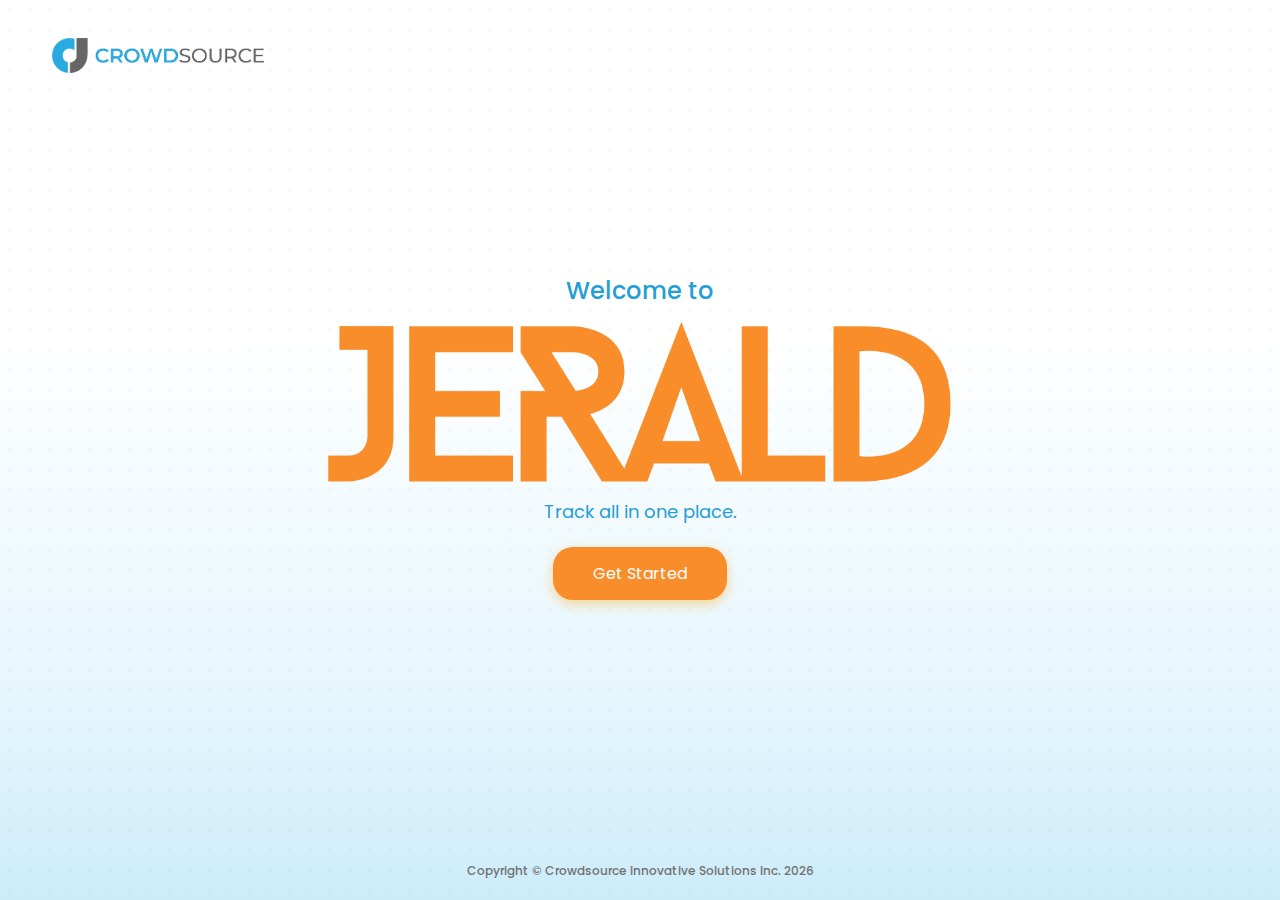
<file: index.html>
<!doctype html>
<html lang="en">
  <head>
    <meta charset="utf-8" />
    <meta name="viewport" content="width=device-width,initial-scale=1" />
    <title>Jerald</title>
    <link rel="icon" type="image/x-icon" href="assests/images/favicon.ico" />
    <link rel="icon" type="image/png" sizes="32x32" href="assests/images/favicon-32x32.png" />
    <link rel="stylesheet" href="css/styles.css">
  </head>
  <body>
    <div class="stage">
      <header class="topbar" role="banner">
        <nav class="nav" role="navigation" aria-label="Main">
          <a class="logo" href="#" aria-label="CrowdSource home">
            <img class="logo-full" src="assests/images/CISLogo.png" alt="CrowdSource Innovative Solutions">
            <img class="logo-responsive" src="assests/images/logo_responsive.png" alt="CrowdSource Innovative Solutions">
          </a>
        </nav>
      </header>
    </div>

    <div class="stage2">
      <main class="hero" role="main">
        <p class="welcome">Welcome to</p>
        <img src="assests/images/Jerald.png" alt="JERALD" width="500" height="100">
        <p class="tagline">Track all in one place.</p>
        <div class="actions">
          <a class="cta" href="dashboard/n8n.html" id="getStartedBtn">Get Started</a>
        </div>
      </main>
    </div>

      <footer class="foot" role="contentinfo">Copyright © Crowdsource Innovative Solutions Inc. 2026</footer>
    </div>
  </body>
</html>
</file>
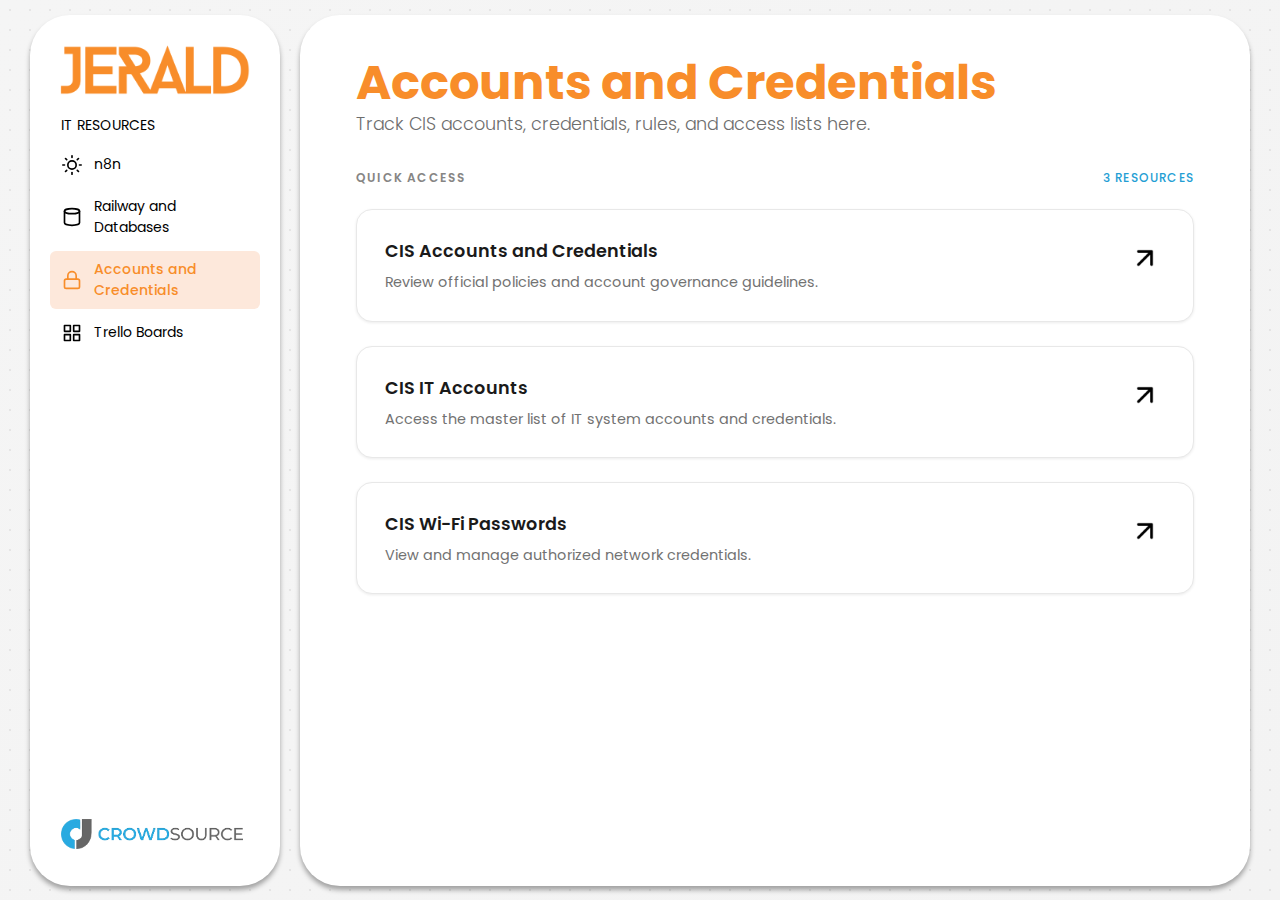
<file: dashboard/accounts-and-credentials.html>
<!doctype html>
<html lang="en">
  <head>
    <meta charset="utf-8" />
    <meta name="viewport" content="width=device-width, initial-scale=1" />
  <title>Jerald - Webfolio</title>
  <link rel="icon" type="image/x-icon" href="../assests/images/favicon.ico" />
  <link rel="icon" type="image/png" sizes="32x32" href="../assests/images/favicon-32x32.png" />
  <link rel="stylesheet" href="../css/styles.css" />
  </head>


  <body>
    <div class="app">
      <aside class="sidebar">
        <div class="brand"><img src="../assests/images/Jerald.png" alt="JERALD" /></div>
        <div class="nav-title">IT RESOURCES</div>

        <nav class="nav" aria-label="Primary"></nav>

        <div class="crowd"><img src="../assests/images/CISLogo.png" alt="CROWDSOURCE" /></div>
      </aside>

      <main class="main">
        <div class="mobile-header">
          <button class="hamburger" id="hamburgerBtn" aria-label="Toggle sidebar navigation" aria-expanded="false">
            <span></span>
            <span></span>
            <span></span>
          </button>
          <div class="mobile-logo"><img src="../assests/images/CISLogo.png" alt="CROWDSOURCE" /></div>
        </div>
        <header class="page-header">
          <h1>Accounts and Credentials</h1>
          <p class="lead">Track CIS accounts, credentials, rules, and access lists here.</p>
        </header>

        <section class="cards" aria-label="accounts links"></section>
      </main>
    </div>
    <script type="module" src="../js/main.js"></script>
  </body>
</html>
</file>
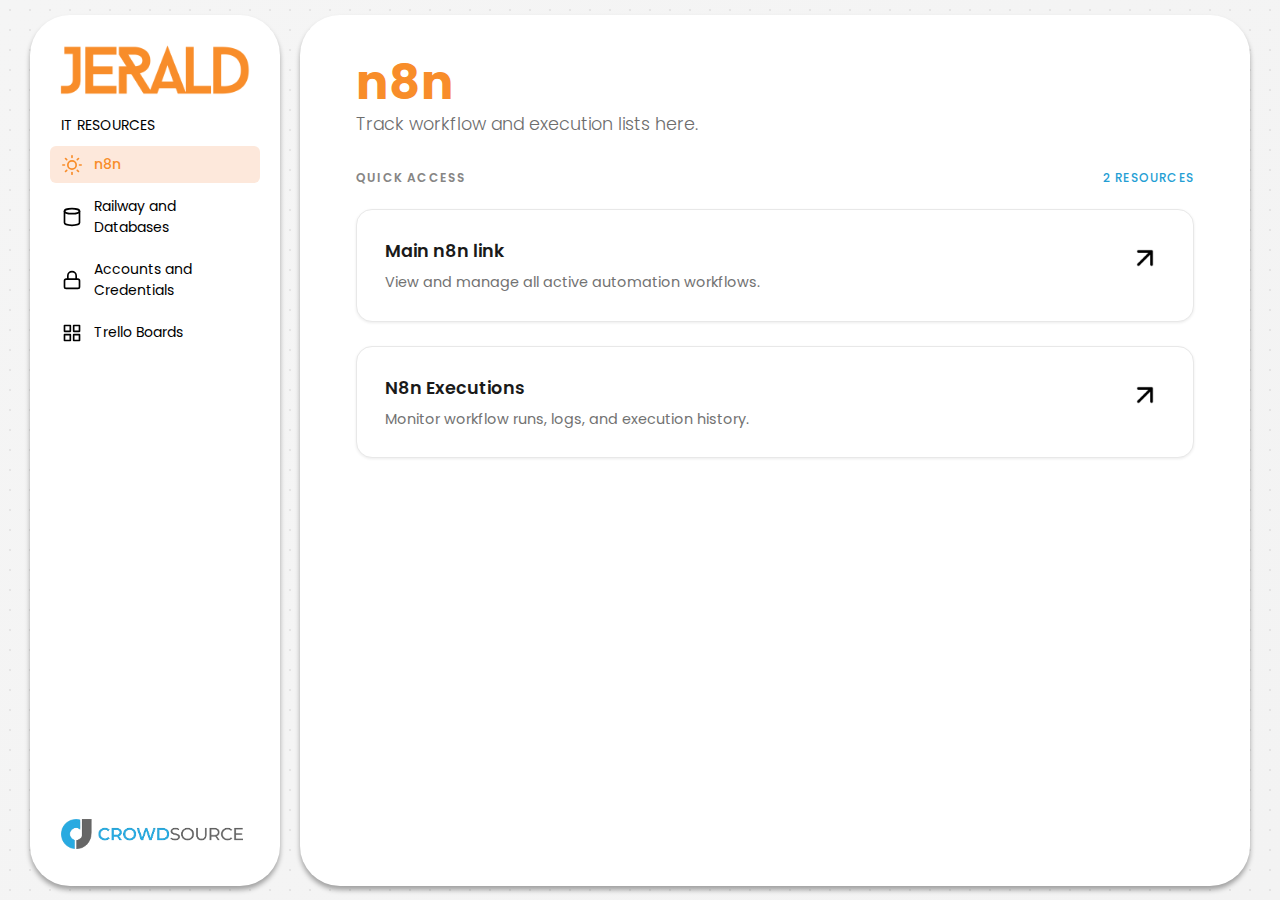
<file: dashboard/n8n.html>
<!doctype html>
<html lang="en">
  <head>
    <meta charset="utf-8" />
    <meta name="viewport" content="width=device-width, initial-scale=1" />
  <title>Jerald - Webfolio</title>
  <link rel="icon" type="image/x-icon" href="../assests/images/favicon.ico" />
  <link rel="icon" type="image/png" sizes="32x32" href="../assests/images/favicon-32x32.png" />
  <link rel="stylesheet" href="../css/styles.css" />
  </head>


  <body>
    <div class="app">
      <aside class="sidebar">
        <div class="brand"><img src="../assests/images/Jerald.png" alt="JERALD" /></div>
        <div class="nav-title">IT RESOURCES</div>

        <nav class="nav" aria-label="Primary"></nav>

        <div class="crowd"><img src="../assests/images/CISLogo.png" alt="CROWDSOURCE" /></div>
      </aside>

      <main class="main">
        <div class="mobile-header">
          <button class="hamburger" id="hamburgerBtn" aria-label="Toggle sidebar navigation" aria-expanded="false">
            <span></span>
            <span></span>
            <span></span>
          </button>
          <div class="mobile-logo"><img src="../assests/images/CISLogo.png" alt="CROWDSOURCE" /></div>
        </div>
        <header class="page-header">
          <h1>n8n</h1>
          <p class="lead">Track workflow and execution lists here.</p>
        </header>

        <section class="cards" aria-label="n8n links"></section>
      </main>
    </div>
    <script type="module" src="../js/main.js"></script>
  </body>
</html>
</file>
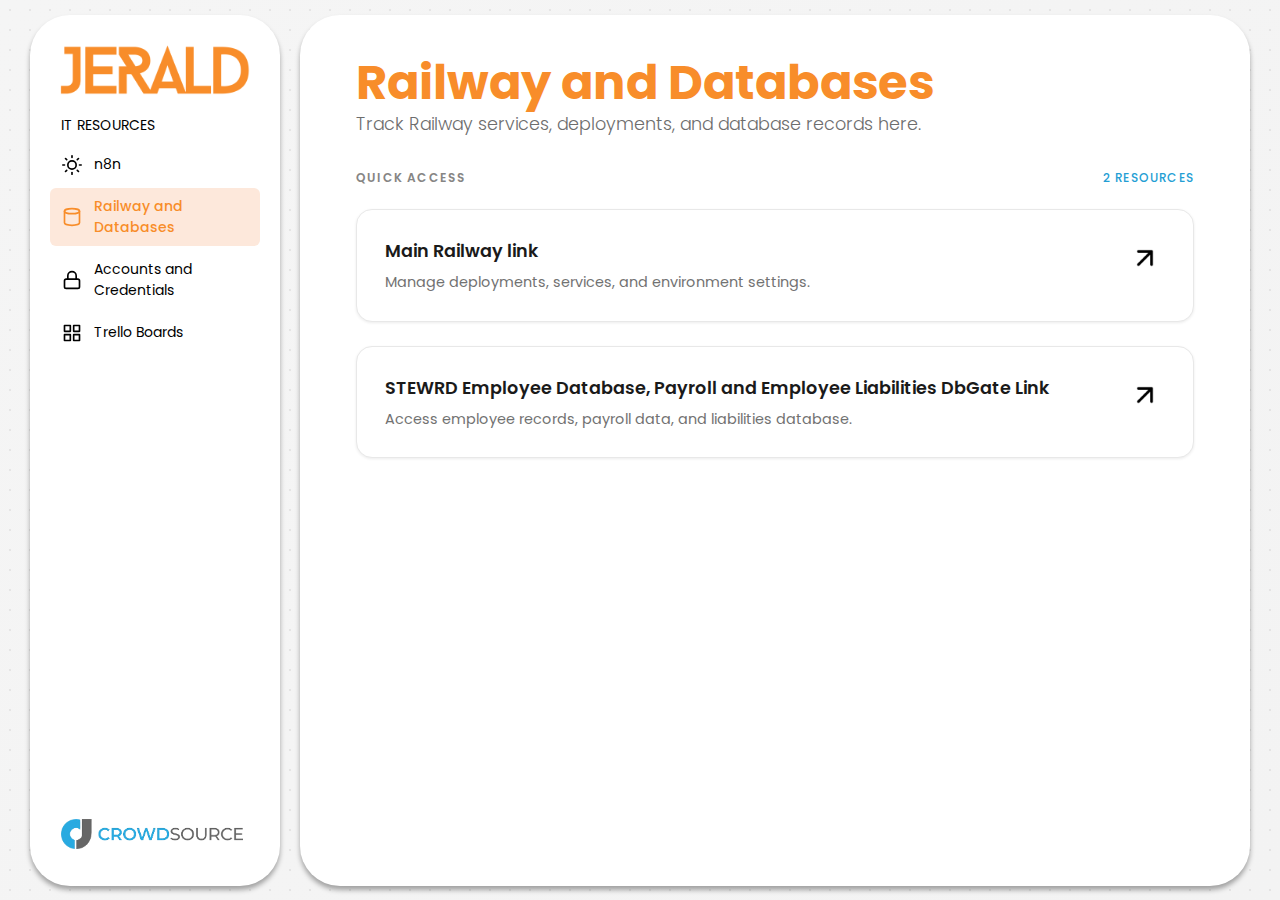
<file: dashboard/railway-and-databases.html>
<!doctype html>
<html lang="en">
  <head>
    <meta charset="utf-8" />
    <meta name="viewport" content="width=device-width, initial-scale=1" />
  <title>Jerald - Webfolio</title>
  <link rel="icon" type="image/x-icon" href="../assests/images/favicon.ico" />
  <link rel="icon" type="image/png" sizes="32x32" href="../assests/images/favicon-32x32.png" />
  <link rel="stylesheet" href="../css/styles.css" />
  </head>


  <body>
    <div class="app">
      <aside class="sidebar">
        <div class="brand"><img src="../assests/images/Jerald.png" alt="JERALD" /></div>
        <div class="nav-title">IT RESOURCES</div>

        <nav class="nav" aria-label="Primary"></nav>

        <div class="crowd"><img src="../assests/images/CISLogo.png" alt="CROWDSOURCE" /></div>
      </aside>

      <main class="main">
        <div class="mobile-header">
          <button class="hamburger" id="hamburgerBtn" aria-label="Toggle sidebar navigation" aria-expanded="false">
            <span></span>
            <span></span>
            <span></span>
          </button>
          <div class="mobile-logo"><img src="../assests/images/CISLogo.png" alt="CROWDSOURCE" /></div>
        </div>
        <header class="page-header">
          <h1>Railway and Databases</h1>
          <p class="lead">Track Railway services, deployments, and database records here.</p>
        </header>

        <section class="cards" aria-label="railway links"></section>
      </main>
    </div>
    <script type="module" src="../js/main.js"></script>
  </body>
</html>
</file>
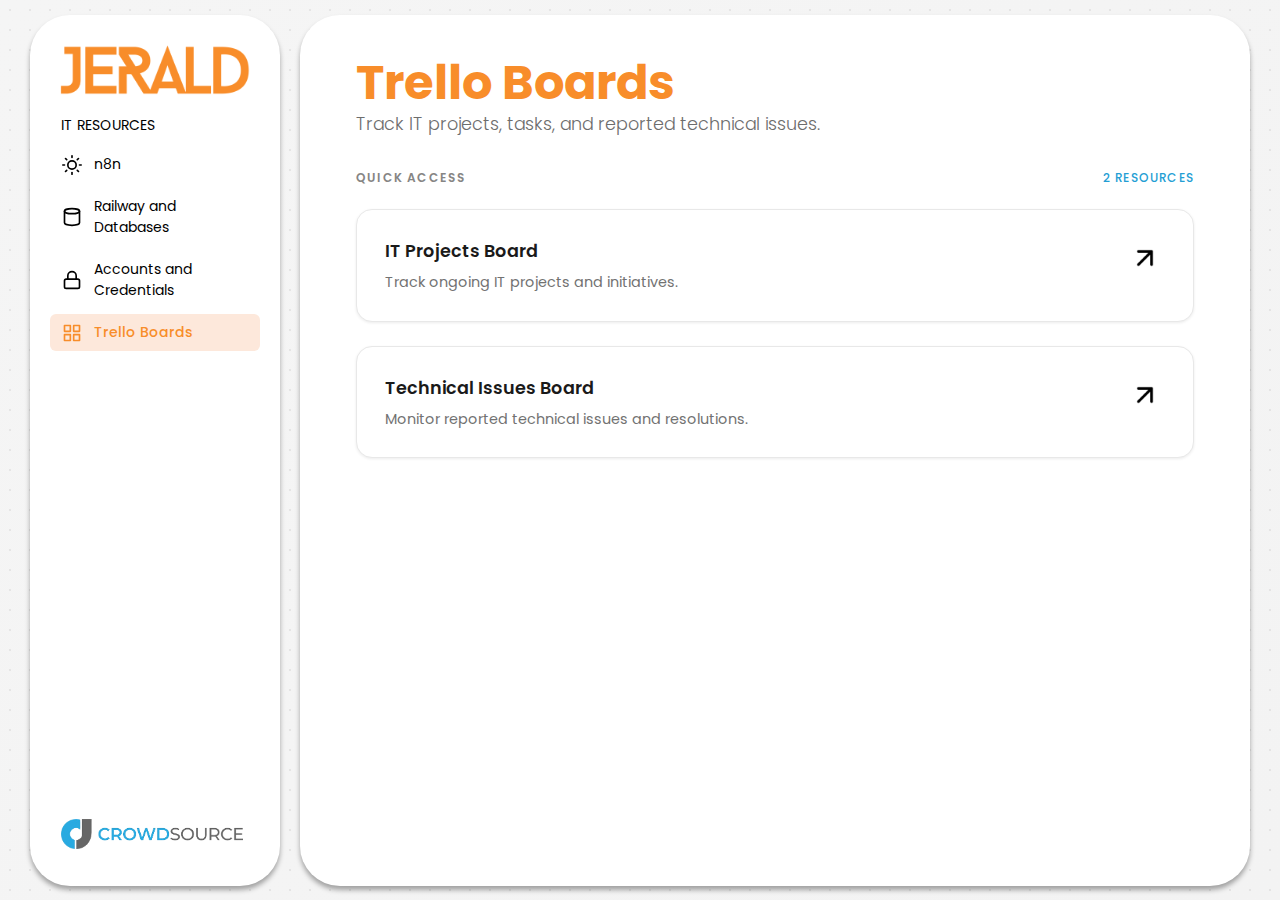
<file: dashboard/trello-boards.html>
<!doctype html>
<html lang="en">
  <head>
    <meta charset="utf-8" />
    <meta name="viewport" content="width=device-width, initial-scale=1" />
  <title>Jerald - Webfolio</title>
  <link rel="icon" type="image/x-icon" href="../assests/images/favicon.ico" />
  <link rel="icon" type="image/png" sizes="32x32" href="../assests/images/favicon-32x32.png" />
  <link rel="stylesheet" href="../css/styles.css" />
  </head>

  <body>
    <div class="app">
      <aside class="sidebar">
        <div class="brand"><img src="../assests/images/Jerald.png" alt="JERALD" /></div>
        <div class="nav-title">IT RESOURCES</div>

        <nav class="nav" aria-label="Primary"></nav>

        <div class="crowd"><img src="../assests/images/CISLogo.png" alt="CROWDSOURCE" /></div>
      </aside>

      <main class="main">
        <div class="mobile-header">
          <button class="hamburger" id="hamburgerBtn" aria-label="Toggle sidebar navigation" aria-expanded="false">
            <span></span>
            <span></span>
            <span></span>
          </button>
          <div class="mobile-logo"><img src="../assests/images/CISLogo.png" alt="CROWDSOURCE" /></div>
        </div>
        <header class="page-header">
          <h1>Trello Boards</h1>
          <p class="lead">Track IT projects, tasks, and reported technical issues.</p>
        </header>

        <section class="cards" aria-label="trello links"></section>
      </main>
    </div>
    <script type="module" src="../js/main.js"></script>
  </body>
</html>
</file>
<file: css/styles.css>
@import url('https://fonts.googleapis.com/css2?family=Poppins:wght@100;200;300;400;500;600;700;800;900&display=swap');

/*Landing Page*/

html {
    overflow: hidden;
    margin: 0;
    padding: 0;
}

body {
    font-family: 'Poppins', sans-serif;
    background: 
        radial-gradient(circle, #bbbbbb15 2px, transparent 1px),
        linear-gradient(to top, #CCECFA 0%, #E6F6FD 23%, #FFFFFF 63%);
    background-size: 20px 20px, 100% 100%;
    height: 100vh;
    margin: 0;
    padding: 0;
    display: flex;
    flex-direction: column;
}

.stage {
    padding: 0 2.5rem;
    flex-shrink: 0;
}

.topbar {
    display: flex;
    justify-content: flex-start;
    align-items: center;
}

.nav {
    display: flex;
    align-items: center;
}

.logo img {
    height: 2.1875rem;
    width: auto;
    margin-top: 1.875rem;
}

.logo-full {
    display: inline-block;
}

.logo-responsive {
    display: none;
}

.stage2 {
    display: flex;
    justify-content: center;
    align-items: center;
    flex: 1;
    padding: 0 0.625rem;
    margin-top: -3.125rem;
}

.hero {
    text-align: center;
    display: flex;
    flex-direction: column;
    align-items: center;
    gap: 0.125rem;
}

.welcome {
    font-size: 1.5rem;
    color: #249ED4;
    font-weight: 500;
    margin: 0;
}

.hero img {
    width: 50%;
    height: auto;
    margin: 0.625rem 0;
}

.tagline {
    font-size: 1.125rem;
    color: #249ED4;
    font-weight: 400;
    margin: 0;
}

.actions {
    margin-top: 1.25rem;
}

.cta {
    display: inline-block;
    background-color: #F88D2A;
    color: white;
    padding: 0.875rem 2.5rem;
    border-radius: 1.25rem;
    text-decoration: none;
    font-weight: 400;
    transition: background-color 0.3s ease;
    box-shadow: 0 0.25rem 0.75rem rgba(255, 166, 0, 0.411);
}

.cta:hover {
    background-color: rgb(214, 108, 1);
}

.foot {
    text-align: center;
    padding: 1.25rem;
    color: #727272;
    font-size: 0.75rem;
    font-weight: 500;
    flex-shrink: 0;
}

/*Dashboard*/

.app{
    display: flex;
    width: 100vw;
    height: 100vh;
    margin: 0;
    padding: 0;
    background: 
        radial-gradient(circle, #1d181812 1.5px, transparent 1.5px),
        linear-gradient(135deg, #f5f5f5 0%, #f3f3f3 100%);
    background-size: 20px 20px, 100% 100%;
    background-attachment: fixed;
}

/*Nav Bar*/

.sidebar {
    width: 220px;
    height: auto;
    margin: 15px 10px 14px 30px;
    background-color: #ffffff;
    box-shadow: 0 4px 5px rgba(0, 0, 0, 0.336);
    display: flex;
    flex-direction: column;
    padding: 15px;
    border-radius: 40px;
    overflow: hidden;
}

.brand {
    display: flex;
    align-items: center;
    justify-content: center;
    cursor: pointer;
}

.brand img {
    height: 50px;
    width: auto;
    object-fit: contain;
    margin: 15px 0;
}

.crowd {
    margin-top: auto;
}

.crowd img {
    height: 30px;
    width: auto;
    object-fit: contain;
    margin: 0 0 15px 16px;
}

.nav-title {
    font-size: 14px;
    color: #000000;
    font-weight: 400;
    margin: 5px 0 10px 16px;
}

.nav ul {
    list-style: none;
    padding: 0;
    margin: 0 5px 0 5px;
}

.nav li {
    margin-bottom: 5px;
}

.nav a {
    display: flex;
    align-items: center;
    gap: 0.75rem;
    padding: 8px 12px;
    text-decoration: none;
    color: #000000;
    border-radius: 6px;
    font-size: 14px;
    transition: all 0.3s ease;
}

.nav-icon {
    display: flex;
    align-items: center;
    justify-content: center;
    width: 20px;
    height: 20px;
    flex-shrink: 0;
}

.nav-label {
    flex: 1;
    display: flex;
    align-items: center;
}

.nav a:hover {
    background-color: #F3F3F3;
}

.nav a.active {
    background-color: #FDE8DB;
    color: #F88D2A;
    font-weight: 500;
}

.nav a.active .nav-icon {
    color: #F88D2A;
}

/*Main Content*/

.main {
    flex: 1;
    margin: 15px 30px 14px 10px;
    background-color: #ffffff;
    box-shadow: 0 4px 5px rgba(0, 0, 0, 0.336);
    border-radius: 40px;
    padding: 3.5rem;
    overflow: hidden;
    overflow: scroll;
}

::-webkit-scrollbar{
  display: none;
}

.page-header {
   color: #249ED4; 
   font-size: 3rem;
   margin: -1.5rem 0 2rem 0;
}

.page-header h1 {
    font-size: 3rem;
    color: #F88D2A;
    margin: 0 0 0.5rem 0;
    font-weight: 700;
}

.page-header .lead {
    font-size: 1.1rem;
    color: #6d6d6d;
    font-weight: 300;
    margin: -1rem 0 1.5rem 0;
}

/* Links Section */

.cards {
    display: flex;
    flex-direction: column;
    gap: 1.5rem;
}

.cards-header {
    display: flex;
    align-items: center;
    justify-content: space-between;
    margin-bottom: -0.1rem;
    font-size: 0.75rem;
    color: #868584;
    font-weight: 600;
    letter-spacing: 0.1em;
    text-transform: uppercase;
}

.cards-header span:last-child {
    color: #249ED4;
    font-weight: 500;
}

.card {
    display: flex;
    align-items: flex-start;
    gap: 1.25rem;
    padding: 1.75rem;
    background-color: #FFFFFF;
    border: 1px solid #E8E8E8;
    border-radius: 1rem;
    transition: all 0.3s ease;
    box-shadow: 0 1px 3px rgba(0, 0, 0, 0.08);
}

.card:hover {
    transform: translateY(-8px);
    box-shadow: 0 12px 28px rgba(0, 0, 0, 0.15);
    border: 1px solid #2196F3;
}

.card-content {
    flex: 1;
    display: flex;
    flex-direction: column;
    gap: 0.5rem;
}

.card-content h3 {
    font-size: 1.1rem;
    color: #1A1A1A;
    margin: 0;
    font-weight: 600;
}

.card-content p {
    font-size: 0.9rem;
    color: #727272;
    margin: 0;
    font-weight: 400;
    line-height: 1.4;
}

.card-action {
    display: flex;
    align-items: center;
    justify-content: center;
    width: 2.5rem;
    height: 2.5rem;
    background-color: transparent;
    border-radius: 0.5rem;
    color: #249ED4;
    text-decoration: none;
    transition: all 0.3s ease;
    flex-shrink: 0;
    margin-left: 1rem;
}

.card-action:hover {
    background-color: #2196F3;
    color: #FFFFFF;
    transform: translateX(2px);
    
}

.card-action svg {
    width: 24px;
    height: 24px;
    stroke: currentColor;
}

.card-action img {
    width: 24px;
    height: 24px;
    object-fit: contain;
}

/* Content Transitions */

.page-header,
.cards {
    animation: fadeIn 0.3s ease-in;
}

@keyframes fadeIn {
    from {
        opacity: 0;
    }
    to {
        opacity: 1;
    }
}

.page-header.fade-out,
.cards.fade-out {
    animation: fadeOut 0.15s ease-out forwards;
}

@keyframes fadeOut {
    from {
        opacity: 1;
    }
    to {
        opacity: 0;
    }
}

/* Mobile Header */

.mobile-header {
    display: none;
}

.mobile-logo {
    display: none;
}

.hamburger {
    display: none;
    flex-direction: column;
    cursor: pointer;
    background: none;
    border: none;
    padding: 0;
    width: 30px;
    height: 24px;
    gap: 6px;
    margin-right: 1rem;
}

.hamburger span {
    width: 100%;
    height: 3px;
    background-color: #249ED4;
    border-radius: 2px;
    transition: all 0.3s ease;
}

.hamburger:hover span {
    background-color: #1a7aa8;
}

.hamburger.active span:nth-child(1) {
    transform: rotate(45deg) translate(12px, 12px);
}

.hamburger.active span:nth-child(2) {
    opacity: 0;
}

.hamburger.active span:nth-child(3) {
    transform: rotate(-45deg) translate(8px, -8px);
}

.hamburger.active {
    display: none;
}

/* Responsiveness */

@media (max-width: 768px) {
    .main {
        animation: none;
        margin: 0;
        padding: 0;
        border-radius: 0;
        overflow-y: auto;
    }

    .main.fade-out {
        animation: none;
    }

    .mobile-header {
        display: flex !important;
        align-items: center;
        justify-content: space-between;
        padding: 2.5rem;
        background-color: #ffffff;
        animation: none !important;
        opacity: 1 !important;
    }

    .app.sidebar-open .mobile-header {
        display: flex !important;
    }

    .app.sidebar-open .hamburger {
        display: none !important;
    }

    .app.sidebar-open .mobile-logo {
        display: flex !important;
        margin-left: auto;
    }

    .mobile-logo {
        display: flex;
        align-items: center;
    }

    .mobile-logo img {
        height: 30px;
        width: auto;
        object-fit: contain;
    }

    .crowd {
        display: none;
    }

    .hamburger {
        display: flex;
        position: relative;
        z-index: 1001;
    }

    .hamburger.active {
        display: none;
    }

    .page-header {
        padding: 2rem;
    }

    .page-header h1 {
        font-size: 3rem;
        line-height: 1;
        margin-bottom: 1.5rem;
    }

    .cards {
        gap: 1.5rem;
        padding: 2rem;
        margin-top: -5.5rem;
    }

    .card {
        padding: 1.25rem;
        border-radius: 0.75rem;
        flex-direction: column;
        align-items: flex-start;
        gap: 1rem;

    }

    .card-content h3 {
        font-size: 1.1rem;
    }

    .card-content p {
        font-size: 0.85rem;
    }

    .card-action {
        align-self: flex-end;
        margin-left: 0;
    }

    .sidebar {
        position: fixed;
        left: 0;
        top: 0;
        width: 220px;
        height: 100vh;
        margin: 0;
        border-radius: 0;
        z-index: 1000;
        transform: translateX(-100%);
        transition: transform 0.3s ease;
    }

    .sidebar.open {
        transform: translateX(0);
    }

    .app::before {
        content: '';
        position: fixed;
        top: 0;
        left: 0;
        width: 100%;
        height: 100%;
        background-color: rgba(0, 0, 0, 0.5);
        opacity: 0;
        transition: opacity 0.3s ease;
        pointer-events: none;
        z-index: 999;
    }

    .app.sidebar-open::before {
        opacity: 1;
        pointer-events: auto;
    }

    .logo-full {
        display: none;
    }

    .logo-responsive {
        display: inline-block;
    }
}
</file>
